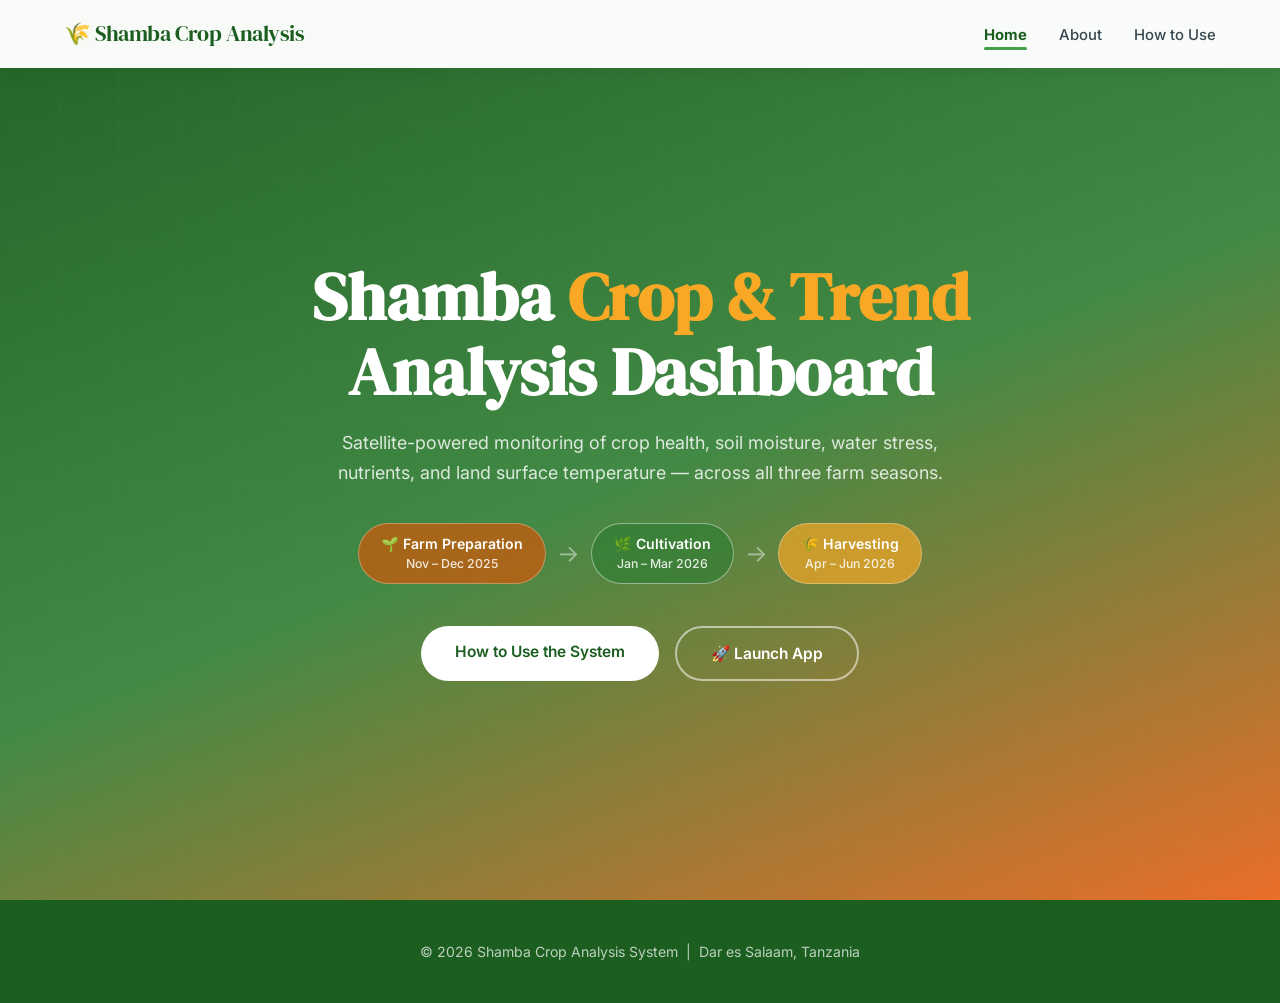
<file: index.html>
<!DOCTYPE html>
<html lang="en">
<head>
  <meta charset="UTF-8">
  <meta name="viewport" content="width=device-width, initial-scale=1.0">
  <title>Home – Shamba Crop Analysis</title>
  <link rel="preconnect" href="https://fonts.googleapis.com">
  <link href="https://fonts.googleapis.com/css2?family=DM+Serif+Display&family=Inter:wght@400;500;600;700&display=swap" rel="stylesheet">
  <link rel="stylesheet" href="style.css">
</head>
<body>

  <!-- NAVBAR -->
  <nav class="navbar">
    <div class="logo">🌾 Shamba Crop Analysis</div>
    <ul>
      <li><a href="index.html" class="active">Home</a></li>
      <li><a href="about.html">About</a></li>
      <li><a href="app.html">How to Use</a></li>
    </ul>
  </nav>

  <!-- HERO -->
  <section class="hero">
    <div class="hero-content">

      <h1>Shamba <span class="highlight">Crop &amp; Trend</span><br>Analysis Dashboard</h1>

      <p>Satellite-powered monitoring of crop health, soil moisture, water stress,<br>
         nutrients, and land surface temperature — across all three farm seasons.</p>

      <!-- Season timeline -->
      <div class="season-bar">
        <div class="season-pill prep">🌱 Farm Preparation<br><small>Nov – Dec 2025</small></div>
        <div class="season-arrow">→</div>
        <div class="season-pill cult">🌿 Cultivation<br><small>Jan – Mar 2026</small></div>
        <div class="season-arrow">→</div>
        <div class="season-pill harv">🌾 Harvesting<br><small>Apr – Jun 2026</small></div>
      </div>

      <div class="btn-group">
        <a href="app.html" class="btn btn-hero">How to Use the System</a>
        <a href="https://loneysafari.users.earthengine.app/view/shambacropanalysis"
           target="_blank" class="btn btn-outline">🚀 Launch App</a>
      </div>
    </div>
  </section>

  <footer>
    <p>&copy; 2026 Shamba Crop Analysis System &nbsp;|&nbsp; Dar es Salaam, Tanzania</p>
  </footer>

</body>
</html>
</file>
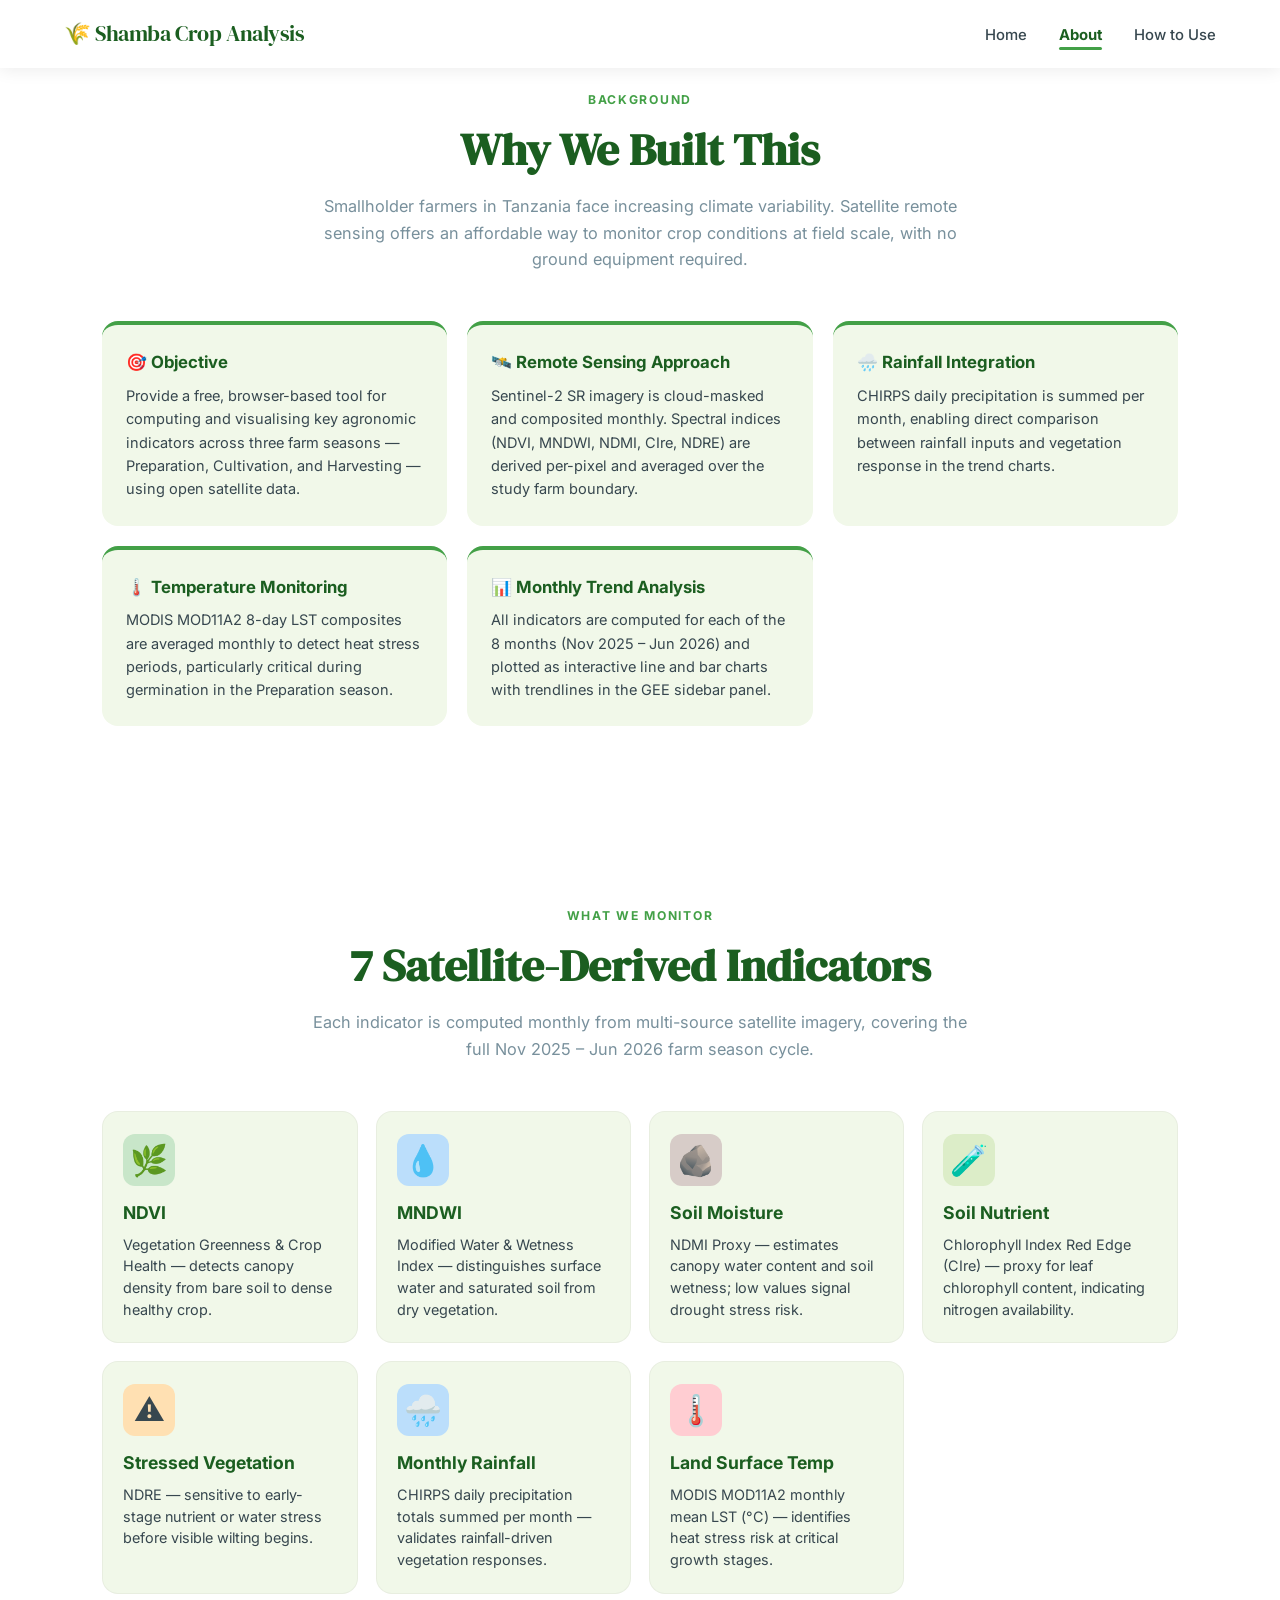
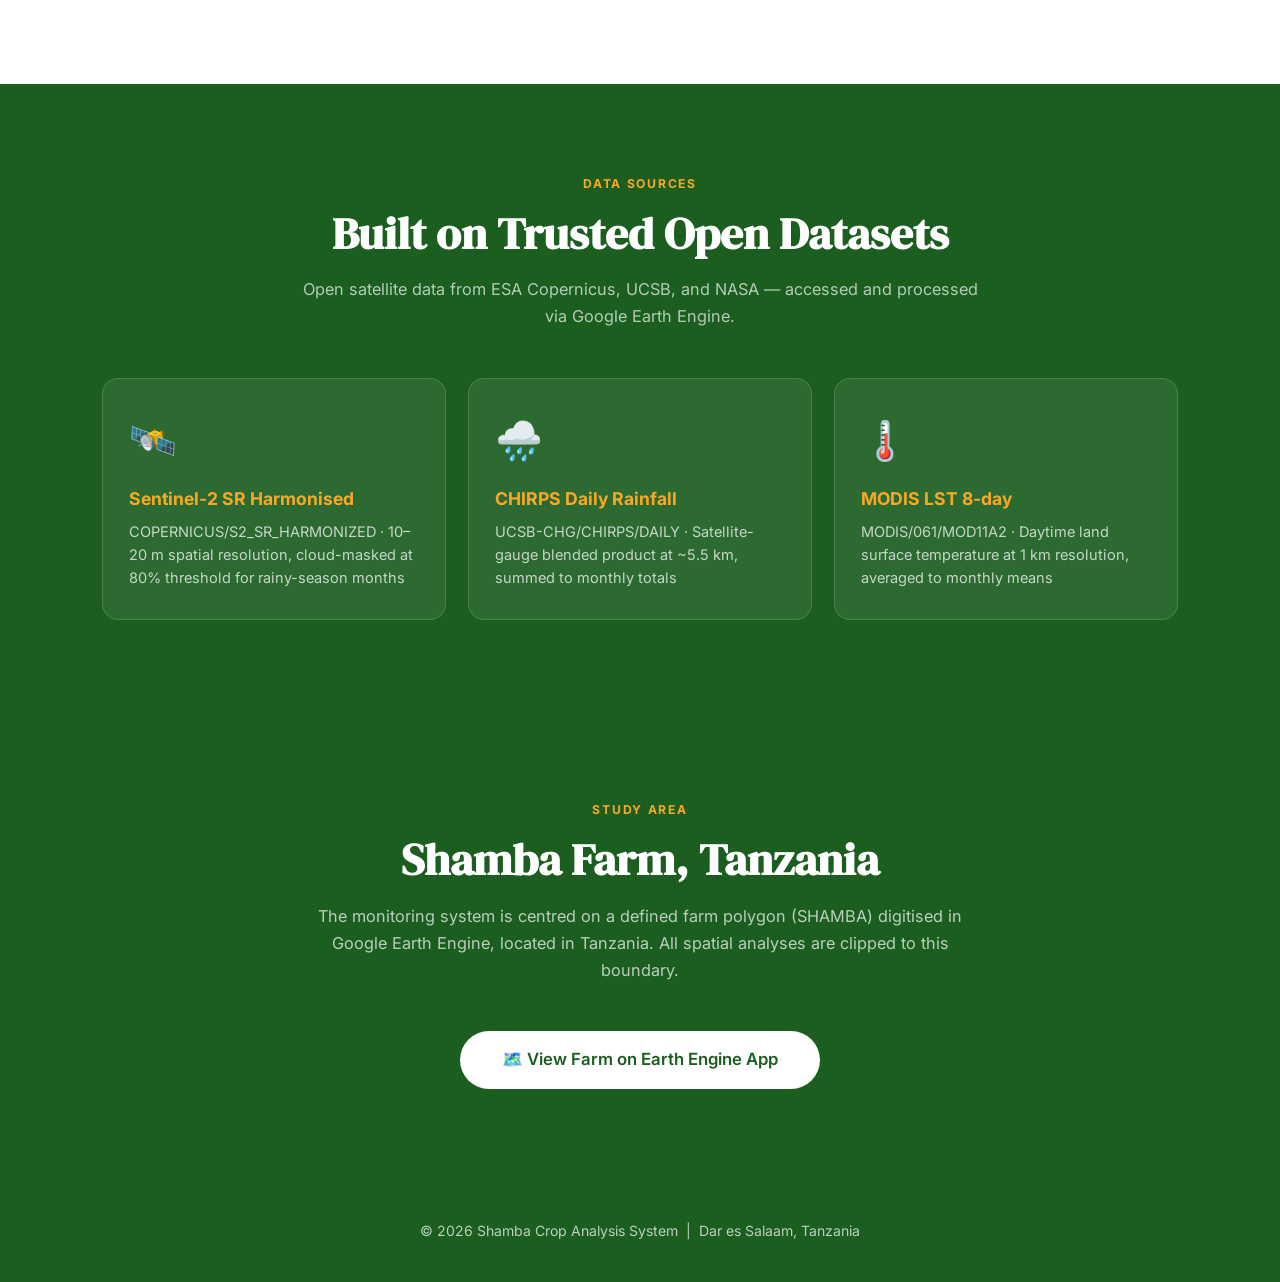
<file: about.html>
<!DOCTYPE html>
<html lang="en">
<head>
  <meta charset="UTF-8">
  <meta name="viewport" content="width=device-width, initial-scale=1.0">
  <title>About – Shamba Crop Analysis</title>
  <link rel="preconnect" href="https://fonts.googleapis.com">
  <link href="https://fonts.googleapis.com/css2?family=DM+Serif+Display&family=Inter:wght@400;500;600;700&display=swap" rel="stylesheet">
  <link rel="stylesheet" href="style.css">
</head>
<body>

  <nav class="navbar">
    <div class="logo">🌾 Shamba Crop Analysis</div>
    <ul>
      <li><a href="index.html">Home</a></li>
      <li><a href="about.html" class="active">About</a></li>
      <li><a href="app.html">How to Use</a></li>
      
    </ul>
  </nav>


  <!-- ── PROJECT BACKGROUND ─────────────────── -->
  <section class="section" style="background:var(--white);">
    <div class="container">

      <span class="section-eyebrow">Background</span>
      <h2>Why We Built This</h2>
      <p class="section-sub">
        Smallholder farmers in Tanzania face increasing climate variability. Satellite remote sensing
        offers an affordable way to monitor crop conditions at field scale, with no ground equipment required.
      </p>

      <div class="method-grid">

        <div class="method-card">
          <h4>🎯 Objective</h4>
          <p>Provide a free, browser-based tool for computing and visualising key agronomic indicators
             across three farm seasons — Preparation, Cultivation, and Harvesting — using open satellite data.</p>
        </div>

        <div class="method-card">
          <h4>🛰️ Remote Sensing Approach</h4>
          <p>Sentinel-2 SR imagery is cloud-masked and composited monthly. Spectral indices (NDVI, MNDWI,
             NDMI, CIre, NDRE) are derived per-pixel and averaged over the study farm boundary.</p>
        </div>

        <div class="method-card">
          <h4>🌧️ Rainfall Integration</h4>
          <p>CHIRPS daily precipitation is summed per month, enabling direct comparison between rainfall
             inputs and vegetation response in the trend charts.</p>
        </div>

        <div class="method-card">
          <h4>🌡️ Temperature Monitoring</h4>
          <p>MODIS MOD11A2 8-day LST composites are averaged monthly to detect heat stress periods,
             particularly critical during germination in the Preparation season.</p>
        </div>

        <div class="method-card">
          <h4>📊 Monthly Trend Analysis</h4>
          <p>All indicators are computed for each of the 8 months (Nov 2025 – Jun 2026) and plotted
             as interactive line and bar charts with trendlines in the GEE sidebar panel.</p>
        </div>


      </div>
    </div>
  </section>

  <!-- INDICATORS SECTION -->
  <section class="section indicators-section">
    <div class="container">
      <span class="section-eyebrow">What We Monitor</span>
      <h2>7 Satellite-Derived Indicators</h2>
      <p class="section-sub">Each indicator is computed monthly from multi-source satellite imagery, covering the full Nov 2025 – Jun 2026 farm season cycle.</p>

      <div class="indicators-grid">

        <div class="indicator-card">
          <div class="ind-icon" style="background:#C8E6C9">🌿</div>
          <h4>NDVI</h4>
          <p>Vegetation Greenness &amp; Crop Health — detects canopy density from bare soil to dense healthy crop.</p>
        </div>

        <div class="indicator-card">
          <div class="ind-icon" style="background:#BBDEFB">💧</div>
          <h4>MNDWI</h4>
          <p>Modified Water &amp; Wetness Index — distinguishes surface water and saturated soil from dry vegetation.</p>
        </div>

        <div class="indicator-card">
          <div class="ind-icon" style="background:#D7CCC8">🪨</div>
          <h4>Soil Moisture</h4>
          <p>NDMI Proxy — estimates canopy water content and soil wetness; low values signal drought stress risk.</p>
        </div>

        <div class="indicator-card">
          <div class="ind-icon" style="background:#DCEDC8">🧪</div>
          <h4>Soil Nutrient</h4>
          <p>Chlorophyll Index Red Edge (CIre) — proxy for leaf chlorophyll content, indicating nitrogen availability.</p>
        </div>

        <div class="indicator-card">
          <div class="ind-icon" style="background:#FFE0B2">⚠️</div>
          <h4>Stressed Vegetation</h4>
          <p>NDRE — sensitive to early-stage nutrient or water stress before visible wilting begins.</p>
        </div>

        <div class="indicator-card">
          <div class="ind-icon" style="background:#BBDEFB">🌧️</div>
          <h4>Monthly Rainfall</h4>
          <p>CHIRPS daily precipitation totals summed per month — validates rainfall-driven vegetation responses.</p>
        </div>

        <div class="indicator-card">
          <div class="ind-icon" style="background:#FFCDD2">🌡️</div>
          <h4>Land Surface Temp</h4>
          <p>MODIS MOD11A2 monthly mean LST (°C) — identifies heat stress risk at critical growth stages.</p>
        </div>

      </div>
    </div>
  </section>

  <!-- DATA SOURCES SECTION -->
  <section class="section sources-section">
    <div class="container">
      <span class="section-eyebrow">Data Sources</span>
      <h2>Built on Trusted Open Datasets</h2>
      <p class="section-sub" style="color:rgba(255,255,255,0.68)">
        Open satellite data from ESA Copernicus, UCSB, and NASA — accessed and processed via Google Earth Engine.
      </p>

      <div class="sources-grid">
        <div class="source-card">
          <div class="source-logo">🛰️</div>
          <h4>Sentinel-2 SR Harmonised</h4>
          <p>COPERNICUS/S2_SR_HARMONIZED · 10–20 m spatial resolution, cloud-masked at 80% threshold for rainy-season months</p>
        </div>
        <div class="source-card">
          <div class="source-logo">🌧️</div>
          <h4>CHIRPS Daily Rainfall</h4>
          <p>UCSB-CHG/CHIRPS/DAILY · Satellite-gauge blended product at ~5.5 km, summed to monthly totals</p>
        </div>
        <div class="source-card">
          <div class="source-logo">🌡️</div>
          <h4>MODIS LST 8-day</h4>
          <p>MODIS/061/MOD11A2 · Daytime land surface temperature at 1 km resolution, averaged to monthly means</p>
        </div>
      </div>
    </div>
  </section>
 <!-- ── STUDY AREA ─────────────────────────── -->
  <section class="section sources-section">
    <div class="container">
      <span class="section-eyebrow">Study Area</span>
      <h2>Shamba Farm, Tanzania</h2>
      <p class="section-sub" style="color:rgba(255,255,255,0.7)">
        The monitoring system is centred on a defined farm polygon (SHAMBA) digitised in Google Earth Engine,
        located in Tanzania. All spatial analyses are clipped to this boundary.
      </p>
      <div style="text-align:center; margin-top:2rem;">
        <a href="https://loneysafari.users.earthengine.app/view/shambacropanalysis"
           target="_blank" class="btn btn-hero" style="font-size:1.05rem; padding:15px 42px;">
          🗺️ View Farm on Earth Engine App
        </a>
      </div>
    </div>
  </section>

  <footer>
    <p>&copy; 2026 Shamba Crop Analysis System &nbsp;|&nbsp; Dar es Salaam, Tanzania</p>
  </footer>

</body>
</html>
</file>
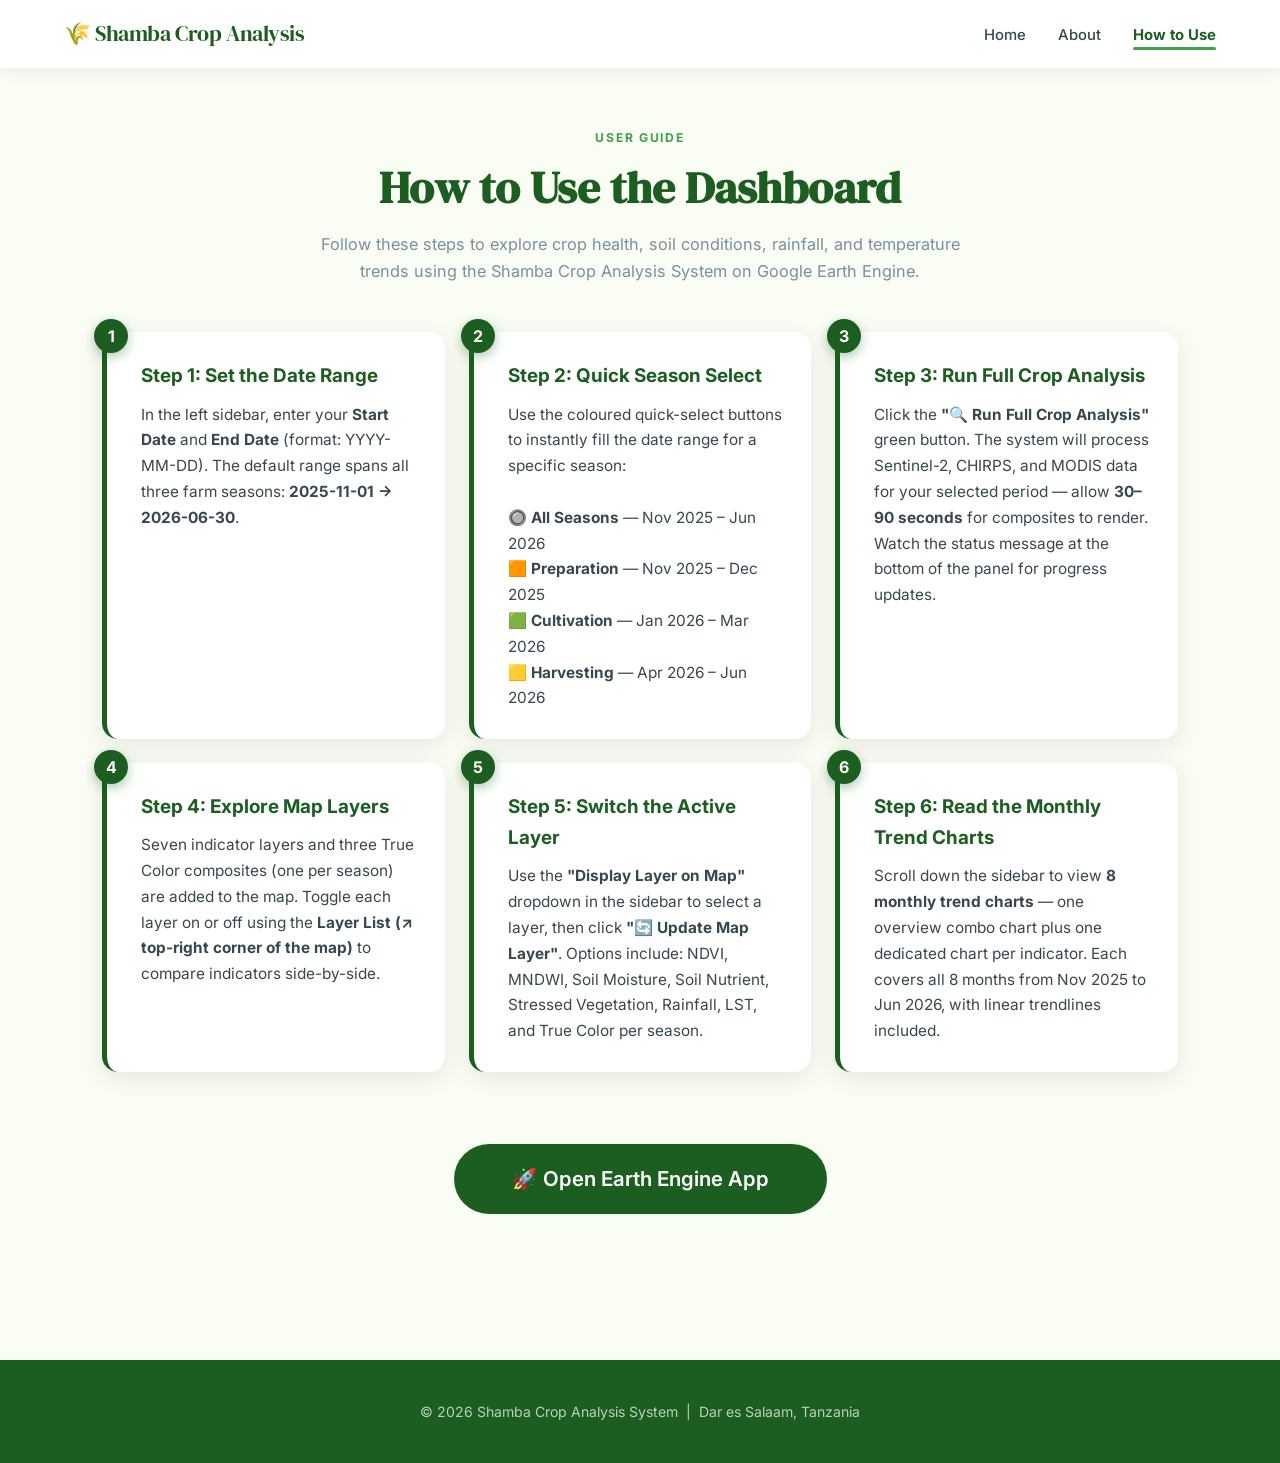
<file: app.html>
<!DOCTYPE html>
<html lang="en">
<head>
  <meta charset="UTF-8">
  <meta name="viewport" content="width=device-width, initial-scale=1.0">
  <title>How to Use – Shamba Crop Analysis</title>
  <link rel="preconnect" href="https://fonts.googleapis.com">
  <link href="https://fonts.googleapis.com/css2?family=DM+Serif+Display&family=Inter:wght@400;500;600;700&display=swap" rel="stylesheet">
  <link rel="stylesheet" href="style.css">
</head>
<body>

  <nav class="navbar">
    <div class="logo">🌾 Shamba Crop Analysis</div>
    <ul>
      <li><a href="index.html">Home</a></li>
      <li><a href="about.html">About</a></li>
      <li><a href="app.html" class="active">How to Use</a></li>
    </ul>
  </nav>

  <section class="section page-section">
    <div class="container">

      <span class="section-eyebrow">User Guide</span>
      <h2>How to Use the Dashboard</h2>
      <p class="section-sub">
        Follow these steps to explore crop health, soil conditions, rainfall, and temperature trends
        using the Shamba Crop Analysis System on Google Earth Engine.
      </p>

      <div class="how-to-use">

        <div class="step-card" data-step="1">
          <h3>Step 1: Set the Date Range</h3>
          <p>In the left sidebar, enter your <strong>Start Date</strong> and <strong>End Date</strong>
             (format: YYYY-MM-DD). The default range spans all three farm seasons:
             <strong>2025-11-01 → 2026-06-30</strong>.</p>
        </div>

        <div class="step-card" data-step="2">
          <h3>Step 2: Quick Season Select</h3>
          <p>Use the coloured quick-select buttons to instantly fill the date range for a specific season:<br><br>
             🔘 <strong>All Seasons</strong> — Nov 2025 – Jun 2026<br>
             🟧 <strong>Preparation</strong> — Nov 2025 – Dec 2025<br>
             🟩 <strong>Cultivation</strong> — Jan 2026 – Mar 2026<br>
             🟨 <strong>Harvesting</strong> — Apr 2026 – Jun 2026
          </p>
        </div>

        <div class="step-card" data-step="3">
          <h3>Step 3: Run Full Crop Analysis</h3>
          <p>Click the <strong>"🔍 Run Full Crop Analysis"</strong> green button.
             The system will process Sentinel-2, CHIRPS, and MODIS data for your selected period —
             allow <strong>30–90 seconds</strong> for composites to render. Watch the status
             message at the bottom of the panel for progress updates.</p>
        </div>

        <div class="step-card" data-step="4">
          <h3>Step 4: Explore Map Layers</h3>
          <p>Seven indicator layers and three True Color composites (one per season) are
             added to the map. Toggle each layer on or off using the
             <strong>Layer List (↗ top-right corner of the map)</strong> to compare
             indicators side-by-side.</p>
        </div>

        <div class="step-card" data-step="5">
          <h3>Step 5: Switch the Active Layer</h3>
          <p>Use the <strong>"Display Layer on Map"</strong> dropdown in the sidebar to select
             a layer, then click <strong>"🔄 Update Map Layer"</strong>. Options include:
             NDVI, MNDWI, Soil Moisture, Soil Nutrient, Stressed Vegetation, Rainfall, LST,
             and True Color per season.</p>
        </div>

        <div class="step-card" data-step="6">
          <h3>Step 6: Read the Monthly Trend Charts</h3>
          <p>Scroll down the sidebar to view <strong>8 monthly trend charts</strong> — one
             overview combo chart plus one dedicated chart per indicator. Each covers all
             8 months from Nov 2025 to Jun 2026, with linear trendlines included.</p>
        </div>

      </div>

      <!-- Big Launch Button -->
      <div style="text-align:center; margin: 72px 0 56px;">
        <a href="https://loneysafari.users.earthengine.app/view/shambacropanalysis"
           target="_blank"
           class="btn btn-green"
           style="font-size:1.28rem; padding:18px 58px;">
          🚀 Open Earth Engine App
        </a>
      </div>

    </div>
  </section>

  <footer>
    <p>&copy; 2026 Shamba Crop Analysis System &nbsp;|&nbsp; Dar es Salaam, Tanzania</p>
  </footer>

</body>
</html>
</file>
<file: style.css>
@import url('https://fonts.googleapis.com/css2?family=DM+Serif+Display&family=Inter:wght@400;500;600;700&display=swap');

/* ── RESET & TOKENS ─────────────────────────── */
* { margin: 0; padding: 0; box-sizing: border-box; }

:root {
  --g900: #1B5E20;
  --g800: #2E7D32;
  --g600: #43A047;
  --g200: #C8E6C9;
  --g50:  #F1F8E9;
  --amber: #E65100;
  --amber-mid: #F57F17;
  --harvest: #F9A825;
  --amber-light: #FFE0B2;
  --blue: #1565C0;
  --red:  #B71C1C;
  --cream: #FAFDF4;
  --white: #fff;
  --text-h: #1B5E20;
  --text-b: #37474F;
  --text-m: #78909C;
  --shadow: 0 6px 24px rgba(0,0,0,0.09);
  --shadow-lg: 0 14px 42px rgba(0,0,0,0.13);
  --radius: 16px;
}

body {
  font-family: 'Inter', 'Segoe UI', system-ui, sans-serif;
  line-height: 1.65;
  color: var(--text-b);
  background: var(--cream);
}

/* ── NAVBAR ─────────────────────────────────── */
.navbar {
  position: fixed; top: 0; width: 100%;
  background: rgba(255,255,255,0.97);
  backdrop-filter: blur(14px);
  box-shadow: 0 2px 16px rgba(0,0,0,0.08);
  padding: 1rem 5%;
  display: flex; justify-content: space-between; align-items: center;
  z-index: 1000;
}
.logo {
  font-family: 'DM Serif Display', Georgia, serif;
  font-size: 1.35rem; color: var(--g900); letter-spacing: -0.02em;
}
.navbar ul { list-style: none; display: flex; gap: 2rem; }
.navbar a {
  text-decoration: none; color: var(--text-b);
  font-weight: 500; font-size: 0.93rem; transition: color 0.2s;
}
.navbar a:hover { color: var(--g900); }
.navbar a.active {
  color: var(--g900); font-weight: 700; position: relative;
}
.navbar a.active::after {
  content: ''; position: absolute; bottom: -6px; left: 0;
  width: 100%; height: 3px; background: var(--g600); border-radius: 2px;
}

/* ── HERO ────────────────────────────────────── */
.hero {
  min-height: 100vh;
  background:
    linear-gradient(158deg,
      rgba(27,94,32,0.97)  0%,
      rgba(46,125,50,0.90) 52%,
      rgba(230,81,0,0.83)  100%
    );
  display: flex; align-items: center; justify-content: center;
  text-align: center; color: white;
  padding: 110px 6% 70px;
  position: relative; overflow: hidden;
}
/* satellite-grid texture */
.hero::before {
  content: ''; position: absolute; inset: 0;
  background-image:
    repeating-linear-gradient(0deg,  transparent, transparent 59px, rgba(255,255,255,0.035) 60px),
    repeating-linear-gradient(90deg, transparent, transparent 59px, rgba(255,255,255,0.035) 60px);
  pointer-events: none;
}
.hero-content { position: relative; z-index: 2; max-width: 920px; }

.hero-eyebrow {
  display: inline-block; font-size: 0.77rem; font-weight: 600;
  letter-spacing: 0.12em; text-transform: uppercase;
  color: rgba(255,255,255,0.72); margin-bottom: 1.3rem;
  padding: 7px 18px; border-radius: 50px;
  border: 1px solid rgba(255,255,255,0.25);
  background: rgba(255,255,255,0.09);
}
.hero h1 {
  font-family: 'DM Serif Display', Georgia, serif;
  font-size: clamp(2.6rem, 5.5vw, 4.2rem);
  line-height: 1.12; margin-bottom: 1.2rem; color: white;
}
.hero h1 .highlight { color: var(--harvest); }
.hero > .hero-content > p {
  font-size: 1.12rem; color: rgba(255,255,255,0.82);
  margin-bottom: 2.2rem; max-width: 660px;
  margin-left: auto; margin-right: auto;
}

/* Season pills */
.season-bar {
  display: flex; align-items: center; justify-content: center;
  gap: 0.7rem; flex-wrap: wrap; margin: 0 auto 2.6rem;
}
.season-pill {
  padding: 10px 22px; border-radius: 50px; font-size: 0.88rem;
  font-weight: 600; line-height: 1.4; text-align: center;
  backdrop-filter: blur(8px); border: 1.5px solid rgba(255,255,255,0.3);
}
.season-pill.prep { background: rgba(230,81,0,0.62);  color: white; }
.season-pill.cult { background: rgba(46,125,50,0.62); color: white; border-color:rgba(255,255,255,0.45); }
.season-pill.harv { background: rgba(249,168,37,0.68);color: white; }
.season-pill small { font-size: 0.77rem; opacity: 0.85; font-weight: 500; }
.season-arrow { color: rgba(255,255,255,0.45); font-size: 1.5rem; }

.btn-group { display: flex; gap: 1rem; justify-content: center; flex-wrap: wrap; }

/* ── BUTTONS ─────────────────────────────────── */
.btn {
  display: inline-block; padding: 13px 34px; font-size: 0.97rem;
  font-weight: 600; border-radius: 50px; text-decoration: none;
  transition: all 0.3s; cursor: pointer; border: none; font-family: inherit;
}
.btn-hero { background: white; color: var(--g900); }
.btn-hero:hover {
  background: var(--harvest); color: white;
  transform: translateY(-3px); box-shadow: 0 10px 28px rgba(0,0,0,0.22);
}
.btn-outline { background: transparent; color: white; border: 2px solid rgba(255,255,255,0.55); }
.btn-outline:hover {
  background: rgba(255,255,255,0.14); border-color: white; transform: translateY(-3px);
}
.btn-green { background: var(--g900); color: white; }
.btn-green:hover {
  background: var(--g800); transform: translateY(-3px);
  box-shadow: 0 10px 28px rgba(27,94,32,0.35);
}
.btn-amber { background: var(--amber); color: white; }
.btn-amber:hover {
  background: var(--amber-mid); transform: translateY(-3px);
  box-shadow: 0 10px 28px rgba(230,81,0,0.35);
}

/* ── SECTION BASE ────────────────────────────── */
.section { padding: 90px 8%; }
.page-section { padding-top: 128px; }
.container { max-width: 1200px; margin: 0 auto; }

.section-eyebrow {
  display: block; font-size: 0.76rem; font-weight: 700;
  letter-spacing: 0.14em; text-transform: uppercase;
  color: var(--g600); margin-bottom: 0.8rem; text-align: center;
}
.section h2 {
  font-family: 'DM Serif Display', Georgia, serif;
  font-size: clamp(1.9rem, 3.5vw, 2.85rem);
  color: var(--text-h); text-align: center; margin-bottom: 1rem; line-height: 1.2;
}
.section-sub {
  text-align: center; font-size: 1.02rem; color: var(--text-m);
  max-width: 680px; margin: 0 auto 3rem;
}

/* ── INDICATORS SECTION ──────────────────────── */
.indicators-section { background: var(--white); }
.indicators-grid {
  display: grid;
  grid-template-columns: repeat(auto-fit, minmax(245px, 1fr));
  gap: 18px; margin-top: 2.5rem;
}
.indicator-card {
  background: var(--g50); border-radius: var(--radius);
  padding: 22px 20px;
  display: flex; flex-direction: column; align-items: flex-start;
  gap: 7px; transition: all 0.25s;
  border: 1px solid rgba(0,0,0,0.04);
}
.indicator-card:hover {
  transform: translateY(-6px);
  box-shadow: var(--shadow-lg); background: white;
}
.ind-icon {
  font-size: 1.9rem; width: 52px; height: 52px;
  display: flex; align-items: center; justify-content: center;
  border-radius: 12px; margin-bottom: 5px;
}
.indicator-card h4 { font-size: 1.1rem; font-weight: 700; color: var(--text-h); }
.indicator-card p  { font-size: 0.9rem; color: var(--text-b); line-height: 1.5; }
.ind-source {
  font-size: 0.73rem; font-weight: 600; color: var(--text-m);
  margin-top: auto; padding-top: 8px;
  border-top: 1px solid var(--g200); width: 100%;
}

/* ── SOURCES SECTION ─────────────────────────── */
.sources-section { background: var(--g900); }
.sources-section .section-eyebrow { color: var(--harvest); }
.sources-section h2 { color: white; }

.sources-grid {
  display: grid; grid-template-columns: repeat(auto-fit, minmax(280px, 1fr));
  gap: 22px; margin-top: 2.5rem;
}
.source-card {
  background: rgba(255,255,255,0.08); border: 1px solid rgba(255,255,255,0.14);
  border-radius: var(--radius); padding: 30px 26px; color: white;
  transition: all 0.25s;
}
.source-card:hover { background: rgba(255,255,255,0.14); transform: translateY(-4px); }
.source-logo { font-size: 2.4rem; margin-bottom: 12px; }
.source-card h4 { font-size: 1.1rem; font-weight: 700; color: var(--harvest); margin-bottom: 8px; }
.source-card p  { font-size: 0.91rem; color: rgba(255,255,255,0.73); line-height: 1.55; }

/* ── CTA SECTION ─────────────────────────────── */
.cta-section {
  background: linear-gradient(135deg, var(--amber) 0%, var(--amber-mid) 100%);
  padding: 90px 8%; text-align: center; color: white;
}
.cta-section h2 {
  font-family: 'DM Serif Display', Georgia, serif;
  font-size: clamp(1.9rem, 3vw, 2.8rem); margin-bottom: 1rem; color: white;
}
.cta-section p { font-size: 1.08rem; color: rgba(255,255,255,0.85); margin-bottom: 2.4rem; }
.cta-section .btn {
  background: white; color: var(--amber);
  font-size: 1.1rem; padding: 16px 52px;
}
.cta-section .btn:hover { background: var(--g900); color: white; }

/* ── STEP CARDS ──────────────────────────────── */
.how-to-use {
  display: grid; grid-template-columns: repeat(auto-fit, minmax(320px, 1fr));
  gap: 24px; margin-top: 2.8rem;
}
.step-card {
  background: white; padding: 28px 26px 28px 34px;
  border-radius: var(--radius); box-shadow: var(--shadow);
  border-left: 5px solid var(--g900);
  transition: all 0.3s; position: relative;
}
.step-card:hover {
  transform: translateY(-7px); box-shadow: var(--shadow-lg);
  border-left-color: var(--g600);
}
.step-card::before {
  content: attr(data-step); position: absolute;
  top: -13px; left: -13px;
  background: var(--g900); color: white;
  width: 34px; height: 34px; border-radius: 50%;
  display: flex; align-items: center; justify-content: center;
  font-weight: 700; font-size: 1rem;
  box-shadow: 0 4px 12px rgba(27,94,32,0.35);
}
.step-card h3 { color: var(--g900); font-size: 1.18rem; margin-bottom: 10px; font-weight: 700; }
.step-card p  { color: var(--text-b); font-size: 0.96rem; line-height: 1.68; }

/* Tips list */
.tips-list { list-style: none; max-width: 800px; margin: 1.2rem auto; display: flex; flex-direction: column; gap: 12px; }
.tips-list li {
  display: flex; align-items: flex-start; gap: 12px;
  font-size: 1rem; color: var(--text-b);
  padding: 14px 18px; background: white; border-radius: 10px;
  box-shadow: var(--shadow);
}
.tips-list li::before {
  content: '✓'; color: var(--g600); font-weight: 700;
  font-size: 1.1rem; flex-shrink: 0; margin-top: 1px;
}

/* ── ABOUT / PROFILE ─────────────────────────── */
.profile-card {
  background: white; border-radius: var(--radius); box-shadow: var(--shadow);
  padding: 36px; display: flex; align-items: center; gap: 36px; margin-bottom: 32px;
}
.profile-photo {
  width: 200px; height: 200px; object-fit: cover;
  border-radius: 50%; border: 5px solid var(--g600); flex-shrink: 0;
}
.profile-placeholder {
  width: 200px; height: 200px; border-radius: 50%;
  border: 5px dashed var(--g200); flex-shrink: 0;
  background: var(--g50); display: flex; align-items: center;
  justify-content: center; font-size: 4rem;
}
.profile-info h3 {
  font-family: 'DM Serif Display', Georgia, serif;
  font-size: 1.9rem; color: var(--text-h); margin-bottom: 4px;
}
.profile-info .role { color: var(--g600); font-weight: 600; margin-bottom: 12px; font-size: 0.97rem; }
.profile-info p { color: var(--text-b); font-size: 0.96rem; line-height: 1.65; margin-bottom: 8px; }

/* Methodology cards */
.method-grid {
  display: grid; grid-template-columns: repeat(auto-fit, minmax(260px, 1fr));
  gap: 20px; margin-top: 2.5rem;
}
.method-card {
  background: var(--g50); border-radius: var(--radius);
  padding: 24px; border-top: 4px solid var(--g600);
  transition: all 0.25s;
}
.method-card:hover { box-shadow: var(--shadow-lg); transform: translateY(-4px); background: white; }
.method-card h4 { color: var(--text-h); font-size: 1.05rem; font-weight: 700; margin-bottom: 8px; }
.method-card p  { color: var(--text-b); font-size: 0.91rem; line-height: 1.6; }

/* ── DOWNLOAD PAGE ───────────────────────────── */
.download-grid {
  display: grid; grid-template-columns: repeat(auto-fit, minmax(280px, 1fr));
  gap: 22px; margin-top: 2.5rem;
}
.download-card {
  background: white; border-radius: var(--radius); box-shadow: var(--shadow);
  padding: 28px; display: flex; flex-direction: column; gap: 12px;
  transition: all 0.25s; border-bottom: 4px solid var(--g600);
}
.download-card:hover { transform: translateY(-5px); box-shadow: var(--shadow-lg); }
.dl-icon { font-size: 2.4rem; }
.download-card h4 { font-size: 1.1rem; font-weight: 700; color: var(--text-h); }
.download-card p  { font-size: 0.91rem; color: var(--text-m); line-height: 1.55; flex-grow: 1; }
.dl-badge {
  display: inline-block; padding: 4px 12px; border-radius: 50px;
  font-size: 0.75rem; font-weight: 700; letter-spacing: 0.06em;
  background: var(--g50); color: var(--g800); border: 1px solid var(--g200);
}

.steps-export { max-width: 720px; margin: 3rem auto 0; counter-reset: export-step; }
.export-step {
  display: flex; gap: 20px; align-items: flex-start;
  padding: 18px 0; border-bottom: 1px solid rgba(0,0,0,0.06);
  counter-increment: export-step;
}
.export-step:last-child { border-bottom: none; }
.export-num {
  flex-shrink: 0; width: 36px; height: 36px; border-radius: 50%;
  background: var(--g900); color: white; font-weight: 700; font-size: 0.95rem;
  display: flex; align-items: center; justify-content: center;
}
.export-step h5 { font-size: 0.97rem; font-weight: 700; color: var(--text-h); margin-bottom: 4px; }
.export-step p  { font-size: 0.91rem; color: var(--text-b); line-height: 1.55; }

/* ── CONTACT FORM ────────────────────────────── */
.contact-form {
  max-width: 680px; margin: 0 auto;
  display: flex; flex-direction: column; gap: 1rem;
}
.contact-form input,
.contact-form textarea,
.contact-form select {
  padding: 14px 18px; border: 1.5px solid #CFD8DC;
  border-radius: 10px; font-size: 0.97rem; font-family: inherit;
  background: white; transition: all 0.25s; color: var(--text-b);
}
.contact-form input:focus,
.contact-form textarea:focus,
.contact-form select:focus {
  outline: none; border-color: var(--g600);
  box-shadow: 0 0 0 4px rgba(67,160,71,0.12);
}
.contact-form textarea { min-height: 140px; resize: vertical; }
.contact-form .form-row { display: grid; grid-template-columns: 1fr 1fr; gap: 1rem; }
.form-label { font-size: 0.83rem; font-weight: 600; color: var(--text-h); margin-bottom: 4px; display: block; }

.contact-info {
  display: grid; grid-template-columns: repeat(auto-fit, minmax(220px, 1fr));
  gap: 18px; max-width: 720px; margin: 2rem auto;
}
.contact-info-card {
  background: white; border-radius: var(--radius); box-shadow: var(--shadow);
  padding: 22px; text-align: center;
}
.ci-icon { font-size: 2rem; margin-bottom: 10px; }
.contact-info-card h5 { font-size: 0.95rem; font-weight: 700; color: var(--text-h); margin-bottom: 5px; }
.contact-info-card p  { font-size: 0.88rem; color: var(--text-m); }

/* ── FOOTER ──────────────────────────────────── */
footer {
  background: var(--g900); color: rgba(255,255,255,0.7);
  text-align: center; padding: 2.5rem 1rem; font-size: 0.88rem;
}
footer a { color: var(--harvest); text-decoration: none; }
footer a:hover { text-decoration: underline; }

/* ── RESPONSIVE ──────────────────────────────── */
@media (max-width: 900px) {
  .navbar { padding: 0.9rem 4%; }
  .navbar ul { gap: 1.2rem; }
  .logo { font-size: 1.1rem; }
  .profile-card { flex-direction: column; text-align: center; gap: 20px; }
  .profile-photo, .profile-placeholder { width: 160px; height: 160px; }
}
@media (max-width: 650px) {
  .navbar ul { gap: 0.8rem; font-size: 0.85rem; }
  .hero { padding: 90px 5% 60px; }
  .section { padding: 70px 5%; }
  .season-arrow { display: none; }
  .how-to-use { grid-template-columns: 1fr; }
  .contact-form .form-row { grid-template-columns: 1fr; }
}
@media (max-width: 420px) {
  .navbar { flex-wrap: wrap; gap: 0.5rem; }
  .hero h1 { font-size: 2.1rem; }
  .indicators-grid { grid-template-columns: 1fr; }
}
</file>
